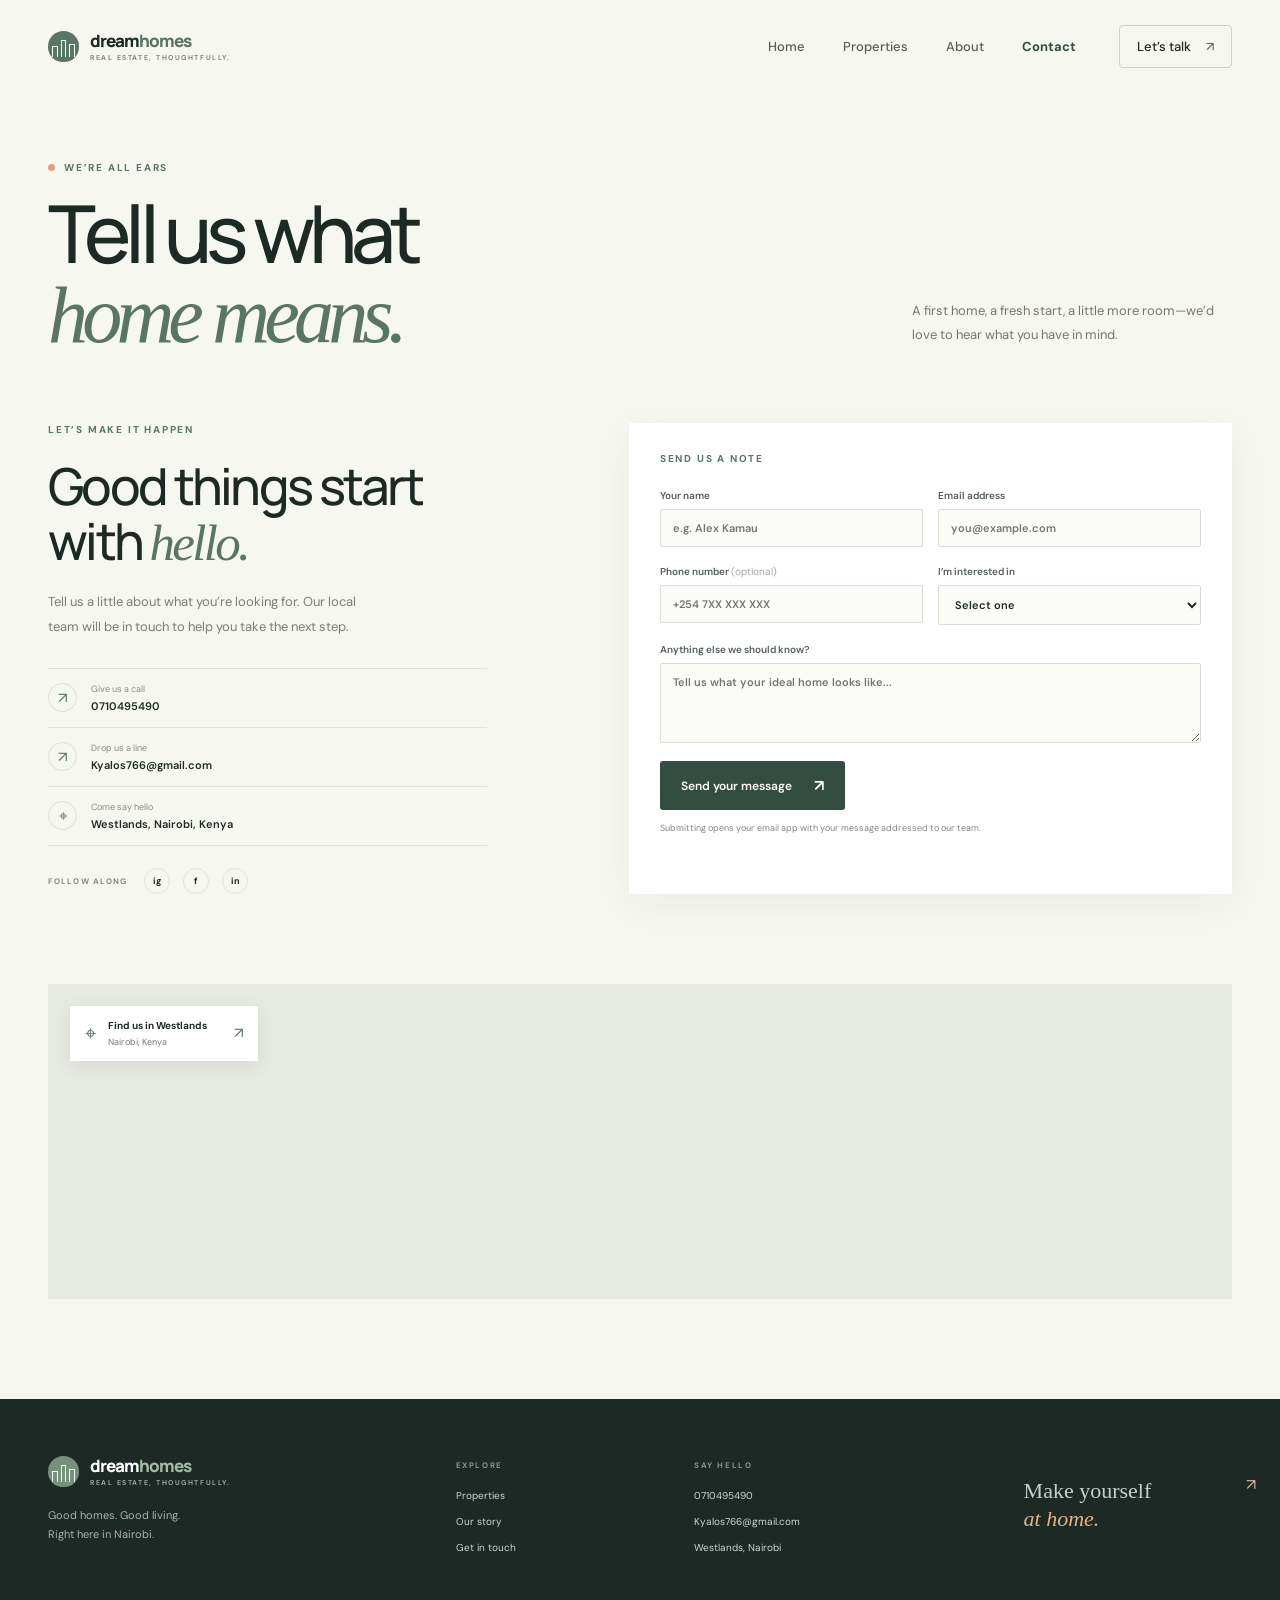
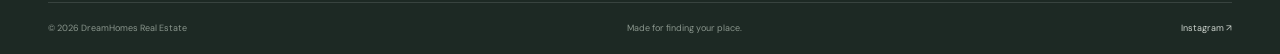
<file: contact.html>
<!doctype html>
<html lang="en">
<head>
  <meta charset="utf-8">
  <meta name="viewport" content="width=device-width, initial-scale=1">
  <meta name="theme-color" content="#f7f7f2">
  <meta name="description" content="Talk to DreamHomes Real Estate about buying, selling, or finding your next home in Nairobi.">
  <title>Contact us | DreamHomes Real Estate</title>
  <link rel="preconnect" href="https://fonts.googleapis.com">
  <link rel="preconnect" href="https://fonts.gstatic.com" crossorigin>
  <link href="https://fonts.googleapis.com/css2?family=DM+Sans:wght@400;500;600;700&family=Manrope:wght@400;500;600;700;800&display=swap" rel="stylesheet">
  <link rel="stylesheet" href="styles.css">
</head>
<body data-page="contact">
  <div id="site-header"></div>
  <main>
    <section class="page-hero contact-hero page-width">
      <div><p class="eyebrow"><span class="eyebrow-dot"></span> We’re all ears</p><h1>Tell us what<br><em>home means.</em></h1></div>
      <p class="page-hero-copy">A first home, a fresh start, a little more room—we’d love to hear what you have in mind.</p>
    </section>
    <section class="contact-section page-width">
      <div class="contact-info">
        <p class="eyebrow">Let’s make it happen</p><h2>Good things start<br>with <em>hello.</em></h2>
        <p class="body-copy">Tell us a little about what you’re looking for. Our local team will be in touch to help you take the next step.</p>
        <div class="contact-links">
          <a href="tel:0710495490"><span class="contact-symbol">↗</span><span><small>Give us a call</small><strong>0710495490</strong></span></a>
          <a href="mailto:Kyalos766@gmail.com"><span class="contact-symbol">↗</span><span><small>Drop us a line</small><strong>Kyalos766@gmail.com</strong></span></a>
          <div><span class="contact-symbol">⌖</span><span><small>Come say hello</small><strong>Westlands, Nairobi, Kenya</strong></span></div>
        </div>
        <div class="social-links"><span>FOLLOW ALONG</span><a href="https://www.instagram.com/" aria-label="Instagram">ig</a><a href="https://www.facebook.com/" aria-label="Facebook">f</a><a href="https://www.linkedin.com/" aria-label="LinkedIn">in</a></div>
      </div>
      <form class="contact-form" id="contact-form">
        <p class="eyebrow">Send us a note</p>
        <div class="form-row"><label>Your name<input name="name" type="text" placeholder="e.g. Alex Kamau" autocomplete="name" required></label><label>Email address<input name="email" type="email" placeholder="you@example.com" autocomplete="email" required></label></div>
        <div class="form-row"><label>Phone number <span class="optional">(optional)</span><input name="phone" type="tel" placeholder="+254 7XX XXX XXX" autocomplete="tel"></label><label>I’m interested in<select name="interest" required><option value="" disabled selected>Select one</option><option>Buying a home</option><option>Renting a home</option><option>Selling a property</option><option>Something else</option></select></label></div>
        <label>Anything else we should know?<textarea name="message" rows="4" placeholder="Tell us what your ideal home looks like..." required></textarea></label>
        <button class="button button-dark" type="submit">Send your message <span aria-hidden="true">↗</span></button>
        <p class="form-note" id="contact-feedback" aria-live="polite">Submitting opens your email app with your message addressed to our team.</p>
      </form>
    </section>
    <section class="map-section page-width">
      <div class="map-label"><span class="map-pin">⌖</span><span><strong>Find us in Westlands</strong><small>Nairobi, Kenya</small></span><a href="https://maps.google.com/?q=Westlands,Nairobi,Kenya" target="_blank" rel="noopener noreferrer" aria-label="Open our location in Google Maps">↗</a></div>
      <iframe title="Map showing Westlands, Nairobi" src="https://maps.google.com/maps?q=Westlands%2C%20Nairobi%2C%20Kenya&t=&z=13&ie=UTF8&iwloc=&output=embed" loading="lazy" referrerpolicy="no-referrer-when-downgrade"></iframe>
    </section>
  </main>
  <div id="site-footer"></div>
  <script src="app.js"></script>
</body>
</html>
</file>
<file: styles.css>
:root {
  --paper: #f7f7f2;
  --white: #fff;
  --ink: #1d2924;
  --muted: #727a73;
  --line: #e2e4dc;
  --green: #587565;
  --green-dark: #334d40;
  --orange: #e5a078;
  --serif: Georgia, "Times New Roman", serif;
  --sans: "DM Sans", sans-serif;
  --display: "Manrope", sans-serif;
  --width: 1240px;
}

* { box-sizing: border-box; }
html { scroll-behavior: smooth; }
body { margin: 0; background: var(--paper); color: var(--ink); font-family: var(--sans); font-size: 15px; -webkit-font-smoothing: antialiased; }
img { display: block; max-width: 100%; }
a { color: inherit; text-decoration: none; }
button, input, select, textarea { font: inherit; }
button, a, select { -webkit-tap-highlight-color: transparent; }
.page-width { width: min(var(--width), calc(100% - 96px)); margin-inline: auto; }

.site-header { height: 92px; display: flex; align-items: center; justify-content: space-between; position: relative; z-index: 5; }
.brand { display: inline-flex; gap: 11px; align-items: center; }
.brand-mark { width: 31px; height: 31px; display: inline-flex; align-items: end; gap: 3px; padding: 5px 4px; background: var(--green); border-radius: 50% 50% 48% 48%; transform: rotate(0deg); }
.brand-mark i { width: 6px; border: 1px solid #f7f7f2; border-bottom: 0; display: block; }
.brand-mark i:nth-child(1) { height: 11px; }
.brand-mark i:nth-child(2) { height: 17px; }
.brand-mark i:nth-child(3) { height: 13px; }
.brand-name { font: 800 17px/1 var(--display); letter-spacing: -1px; }
.brand-name > span { color: var(--green); }
.brand-name small { display: block; margin-top: 5px; font: 600 7px/1 var(--sans); color: var(--muted); letter-spacing: 1.55px; }
.main-nav { display: flex; align-items: center; gap: 38px; }
.main-nav > a { font-size: 13px; font-weight: 500; color: #555f58; transition: color .2s ease; }
.main-nav > a:hover, .main-nav > a[aria-current="page"] { color: var(--green-dark); }
.main-nav > a[aria-current="page"] { font-weight: 700; }
.main-nav .nav-cta { color: var(--ink); border: 1px solid #cdd2c9; padding: 12px 17px; border-radius: 4px; margin-left: 5px; }
.main-nav .nav-cta span { padding-left: 12px; color: var(--green); }
.menu-toggle { display: none; }

.hero { position: relative; height: min(660px, 67vw); min-height: 500px; background: #617264; color: white; overflow: hidden; }
.hero-image, .hero-shade { position: absolute; inset: 0; width: 100%; height: 100%; }
.hero-image { object-fit: cover; object-position: center 57%; }
.hero-shade { background: linear-gradient(90deg, rgba(20,35,29,.68) 0%, rgba(20,35,29,.35) 47%, rgba(20,35,29,.04) 100%), linear-gradient(0deg, rgba(20,35,29,.25), transparent 55%); }
.hero-content { position: relative; z-index: 1; padding-top: clamp(100px, 14vw, 174px); }
.eyebrow { margin: 0 0 21px; color: var(--green); font-size: 10px; font-weight: 700; letter-spacing: 1.8px; line-height: 1.4; text-transform: uppercase; }
.eyebrow-light { color: rgba(255,255,255,.82); display: flex; align-items: center; gap: 10px; }
.eyebrow-dot { width: 7px; height: 7px; display: inline-block; border-radius: 50%; background: var(--orange); }
h1, h2, h3, p { margin-top: 0; }
.hero h1, .page-hero h1 { font: 500 clamp(54px, 7vw, 92px)/.99 var(--display); letter-spacing: -5.8px; margin: 0; }
h1 em, h2 em, .footer-note em, .stats-note em { font-family: var(--serif); font-weight: 400; }
.hero h1 em { color: #e3b18e; }
.hero-copy { max-width: 400px; margin: 23px 0 27px; color: rgba(255,255,255,.83); font-size: 15px; line-height: 1.8; }
.button { min-height: 49px; display: inline-flex; align-items: center; justify-content: center; gap: 22px; border: 0; border-radius: 3px; padding: 0 21px; font-weight: 600; font-size: 12px; cursor: pointer; transition: background .2s ease, transform .2s ease; }
.button:hover { transform: translateY(-2px); }
.button-light { color: var(--ink); background: var(--paper); }
.button-light:hover { background: white; }
.button-dark { color: white; background: var(--green-dark); }
.button-dark:hover { background: #263d32; }
.button span { font-size: 16px; }
.hero-note { position: absolute; z-index: 1; right: 48px; bottom: 38px; font-size: 9px; letter-spacing: 1.7px; color: rgba(255,255,255,.88); display: flex; align-items: center; gap: 12px; }
.note-line { display: inline-block; width: 32px; height: 1px; background: var(--orange); }

.search-wrap { position: relative; z-index: 2; margin-top: -1px; }
.search-panel { min-height: 113px; padding: 23px 28px; display: grid; grid-template-columns: 1fr 1fr 1.15fr 1fr auto; align-items: center; gap: 17px; background: var(--white); box-shadow: 0 15px 40px rgba(29,41,36,.07); }
.search-field, .filter-panel label { min-width: 0; display: flex; flex-direction: column; gap: 9px; padding-right: 17px; border-right: 1px solid var(--line); }
.field-label { color: #858b83; font-size: 10px; font-weight: 600; letter-spacing: .8px; text-transform: uppercase; }
.search-field select, .filter-panel select { width: 100%; min-width: 0; border: 0; outline: 0; background: transparent; color: var(--ink); font-size: 13px; font-weight: 600; cursor: pointer; }
.search-button { min-width: 157px; }
.search-button > span { font-size: 22px; line-height: 0; transform: rotate(-20deg); }

.section { padding-top: 116px; padding-bottom: 112px; }
.section-heading { display: flex; justify-content: space-between; align-items: end; margin-bottom: 41px; }
.section-heading .eyebrow { margin-bottom: 16px; }
.section-heading h2, .why-copy h2, .story-copy h2, .contact-info h2, .detail-block h2, .mission-grid h2 { font: 500 clamp(35px, 4vw, 51px)/1.08 var(--display); letter-spacing: -2.7px; margin: 0; }
.section-heading h2 em, .why-copy h2 em, .story-copy h2 em, .contact-info h2 em, .detail-block h2 em, .mission-grid h2 em { color: var(--green); }
.text-link { display: inline-flex; align-items: center; gap: 20px; font-size: 12px; font-weight: 700; padding-bottom: 7px; border-bottom: 1px solid #b7c0b5; white-space: nowrap; }
.text-link span { color: var(--green); font-size: 15px; }
.property-grid { display: grid; grid-template-columns: repeat(3, minmax(0, 1fr)); gap: 24px; }
.property-card { min-width: 0; background: white; }
.property-photo { display: block; height: 255px; position: relative; overflow: hidden; background: #d7ddd4; }
.property-photo > img { width: 100%; height: 100%; object-fit: cover; transition: transform .6s cubic-bezier(.2,.7,.2,1); }
.property-card:hover .property-photo > img { transform: scale(1.045); }
.property-tag { position: absolute; left: 17px; top: 17px; background: rgba(255,255,255,.94); padding: 8px 10px; font-size: 8px; font-weight: 700; letter-spacing: 1.3px; }
.photo-arrow { width: 34px; height: 34px; position: absolute; bottom: 14px; right: 14px; display: grid; place-items: center; background: white; border-radius: 50%; font-size: 15px; }
.property-card-content { padding: 18px 19px 16px; }
.property-card-top { display: flex; align-items: center; justify-content: space-between; gap: 5px; }
.property-location { color: var(--muted); font-size: 10px; }
.property-location span { color: var(--green); font-size: 14px; padding-right: 3px; }
.property-type { color: #747d73; font-size: 9px; border: 1px solid var(--line); border-radius: 2px; padding: 5px 7px; }
.property-card h3 { margin: 13px 0 12px; font: 600 17px/1.35 var(--display); letter-spacing: -.5px; }
.property-card h3 a:hover { color: var(--green); }
.property-specs { display: flex; align-items: center; gap: 10px; color: #777e77; font-size: 10px; }
.property-specs i, .detail-facts i { width: 3px; height: 3px; border-radius: 50%; background: #c2c8c0; }
.property-card-bottom { display: flex; justify-content: space-between; align-items: center; border-top: 1px solid #edf0ea; margin-top: 16px; padding-top: 14px; }
.property-card-bottom strong { font: 700 14px var(--display); }
.property-card-bottom a { color: var(--green-dark); font-size: 10px; font-weight: 700; }
.property-card-bottom a span { font-size: 13px; margin-left: 5px; }

.why-section { background: #eeefe8; padding: 85px 0 90px; }
.why-layout { display: grid; grid-template-columns: 1fr .95fr; align-items: center; gap: 10%; }
.why-image-wrap { position: relative; padding: 0 0 31px 31px; }
.why-image-wrap::before { content: ""; position: absolute; top: -20px; left: 0; width: 64%; height: 71%; border: 1px solid #bdc9bd; }
.why-image-wrap img { position: relative; width: 100%; height: 465px; object-fit: cover; }
.image-caption { position: absolute; bottom: 0; right: 0; padding: 16px 21px; color: var(--ink); background: white; font-size: 10px; }
.image-caption span { color: var(--green); font-weight: 700; margin-right: 16px; }
.why-copy { padding: 15px 0; }
.why-copy .eyebrow { display: flex; align-items: center; gap: 9px; }
.why-copy h2 { font-size: clamp(38px, 4.5vw, 57px); }
.body-copy { color: #777f78; font-size: 13px; line-height: 1.9; }
.why-copy > .body-copy { max-width: 390px; margin: 22px 0 27px; }
.value-list { border-top: 1px solid #d5dbd2; margin-bottom: 25px; }
.value-item { display: grid; grid-template-columns: 31px 1fr 18px; gap: 12px; padding: 14px 0; border-bottom: 1px solid #d5dbd2; align-items: start; }
.value-number { color: var(--green); font: 500 11px var(--display); padding-top: 3px; }
.value-item h3 { margin: 0 0 4px; font: 700 12px var(--display); }
.value-item p { margin: 0; color: #777f78; font-size: 11px; line-height: 1.6; }
.value-arrow { color: #89978d; font-size: 15px; }

.testimonial-section { max-width: 780px; text-align: center; padding-top: 105px; padding-bottom: 106px; }
.testimonial-mark { height: 43px; color: #b7c5b7; font: 76px/.95 var(--serif); }
.testimonial-section .eyebrow { margin: 13px 0 20px; }
.testimonial-section blockquote, .about-quote blockquote { margin: 0 auto 26px; font: 400 clamp(24px, 3.2vw, 37px)/1.38 var(--serif); letter-spacing: -.55px; }
.testimonial-person { display: inline-flex; align-items: center; gap: 11px; text-align: left; }
.avatar { width: 36px; height: 36px; display: grid; place-items: center; color: white; background: var(--green); border-radius: 50%; font-size: 9px; font-weight: 700; }
.testimonial-person strong, .testimonial-person small { display: block; }
.testimonial-person strong { font-size: 11px; }
.testimonial-person small { margin-top: 4px; color: var(--muted); font-size: 10px; }
.testimonial-pagination { display: flex; justify-content: center; gap: 6px; margin-top: 30px; }
.testimonial-pagination span { width: 5px; height: 5px; border-radius: 50%; background: #d6dbd3; }
.testimonial-pagination .pagination-active { width: 19px; border-radius: 5px; background: var(--green); }

.cta-band { min-height: 285px; position: relative; overflow: hidden; display: flex; justify-content: space-between; align-items: center; padding: 46px 8%; background: var(--green-dark); color: white; margin-bottom: 88px; }
.cta-band > div, .cta-band > a { position: relative; z-index: 1; }
.cta-band .eyebrow { margin-bottom: 16px; }
.cta-band h2 { font: 500 clamp(36px, 4.4vw, 55px)/1.07 var(--display); letter-spacing: -2.7px; margin: 0; }
.cta-band h2 em { color: #e5b28e; }
.cta-orb { position: absolute; width: 350px; height: 350px; right: 16%; top: -139px; border: 1px solid rgba(255,255,255,.13); border-radius: 50%; }
.cta-orb::before, .cta-orb::after { content: ""; position: absolute; border: 1px solid rgba(255,255,255,.13); border-radius: 50%; }
.cta-orb::before { inset: 24px; }
.cta-orb::after { inset: 49px; }

.site-footer { color: white; background: #1d2924; }
.footer-main { display: grid; grid-template-columns: 1.45fr .8fr 1.15fr .8fr; gap: 30px; padding-top: 57px; padding-bottom: 48px; }
.brand-light .brand-mark { background: #768f7e; }
.brand-light .brand-name { color: white; }
.brand-light .brand-name > span { color: #a4baa8; }
.brand-light .brand-name small { color: #a9b3aa; }
.footer-brand > p { color: #aab3ab; font-size: 11px; line-height: 1.8; margin: 19px 0 0; }
.footer-column { display: flex; flex-direction: column; align-items: flex-start; gap: 13px; padding-top: 4px; }
.footer-label { color: #89988d; font-size: 8px; font-weight: 700; letter-spacing: 1.6px; margin-bottom: 6px; }
.footer-column a, .footer-column > span:not(.footer-label) { color: #d1d6d1; font-size: 10px; }
.footer-column a:hover { color: white; }
.footer-note { color: #c7d0c8; font: 400 22px/1.25 var(--serif); align-self: center; position: relative; }
.footer-note em { color: #e5b28e; }
.footer-note span { position: absolute; color: #e5b28e; font: 16px var(--sans); right: -24px; top: -3px; }
.footer-bottom { min-height: 52px; border-top: 1px solid rgba(255,255,255,.12); display: flex; justify-content: space-between; align-items: center; color: #89958c; font-size: 9px; }
.footer-bottom a { color: #cdd4ce; }

.page-hero { min-height: 323px; display: flex; align-items: end; justify-content: space-between; gap: 35px; padding-top: 50px; padding-bottom: 57px; }
.page-hero .eyebrow { display: flex; align-items: center; gap: 9px; margin-bottom: 18px; }
.page-hero h1 { font-size: clamp(54px, 6.5vw, 80px); }
.page-hero h1 em { color: var(--green); }
.page-hero-copy { max-width: 320px; margin: 0 0 7px; color: #707971; font-size: 13px; line-height: 1.9; }
.listing-section { padding-top: 3px; padding-bottom: 115px; }
.filter-panel { display: grid; grid-template-columns: repeat(6, minmax(0, 1fr)); gap: 0; padding: 17px 20px; border: 1px solid var(--line); background: #fbfbf8; }
.filter-panel label { padding: 8px 17px; }
.filter-panel label:last-child { border-right: 0; }
.filter-panel select { font-size: 11px; }
.results-heading { display: flex; justify-content: space-between; align-items: center; margin: 31px 0 18px; }
.results-heading p { margin: 0; font: 700 12px var(--display); }
.clear-filters { border: 0; background: transparent; color: #788078; font-size: 10px; cursor: pointer; }
.clear-filters span { font-size: 15px; vertical-align: -1px; margin-left: 4px; }
.listing-section .property-grid { row-gap: 28px; }
.empty-state { padding: 90px 20px; text-align: center; }
.empty-state > span { color: var(--green); font-size: 34px; }
.empty-state h2 { margin: 13px 0 8px; font: 500 28px var(--display); }
.empty-state p { color: var(--muted); font-size: 12px; }

.detail-top { padding-top: 33px; }
.back-link { color: #788078; font-size: 11px; }
.back-link:hover { color: var(--green-dark); }
.detail-heading { display: flex; justify-content: space-between; align-items: end; padding: 35px 0 27px; }
.detail-heading .eyebrow { margin-bottom: 12px; display: flex; align-items: center; gap: 8px; }
.detail-heading h1 { font: 500 clamp(35px, 4.5vw, 55px)/1.1 var(--display); letter-spacing: -2.6px; margin: 0; }
.detail-price { text-align: right; padding-bottom: 4px; }
.detail-price span, .detail-price strong { display: block; }
.detail-price span { color: var(--muted); font-size: 10px; margin-bottom: 5px; }
.detail-price strong { font: 700 22px var(--display); }
.detail-gallery { height: 450px; display: grid; grid-template-columns: 1.65fr 1fr; gap: 12px; position: relative; }
.detail-gallery img { width: 100%; height: 100%; object-fit: cover; }
.gallery-main { min-width: 0; }
.gallery-side { min-width: 0; position: relative; display: grid; grid-template-rows: 1fr 1fr; gap: 12px; }
.gallery-count { position: absolute; bottom: 14px; right: 14px; background: white; padding: 8px 11px; font-size: 9px; font-weight: 700; }
.detail-layout { display: grid; grid-template-columns: minmax(0, 1.5fr) minmax(285px, .75fr); gap: 9%; padding-top: 55px; padding-bottom: 55px; align-items: start; }
.detail-facts { display: flex; align-items: center; gap: 17px; padding-bottom: 25px; border-bottom: 1px solid var(--line); color: #747c74; font-size: 11px; }
.detail-facts strong { color: var(--ink); font-size: 16px; margin-right: 4px; }
.detail-facts i { flex: 0 0 3px; }
.detail-block { padding: 37px 0 32px; border-bottom: 1px solid var(--line); }
.detail-block .eyebrow { margin-bottom: 13px; }
.detail-block h2 { font-size: 33px; margin-bottom: 18px; }
.detail-block .body-copy { max-width: 650px; margin-bottom: 12px; }
.amenity-list { list-style: none; display: grid; grid-template-columns: 1fr 1fr; gap: 15px 20px; padding: 0; margin: 23px 0 0; }
.amenity-list li { font-size: 11px; }
.amenity-list li span { color: var(--green); margin-right: 9px; }
.location-block iframe { width: 100%; height: 235px; border: 0; margin-top: 10px; filter: saturate(.75); }
.inquiry-card { position: sticky; top: 20px; padding: 27px; background: #eeefe8; }
.inquiry-card > .eyebrow { margin-bottom: 12px; }
.inquiry-card > h2 { margin: 0 0 22px; font: 500 34px/1.08 var(--display); letter-spacing: -1.7px; }
.inquiry-card > h2 em { color: var(--green); font-family: var(--serif); font-weight: 400; }
.agent-profile { display: flex; align-items: center; gap: 11px; border-top: 1px solid #d7dbd3; padding-top: 17px; }
.agent-profile img { width: 40px; height: 40px; border-radius: 50%; object-fit: cover; }
.agent-profile strong, .agent-profile span { display: block; }
.agent-profile strong { font-size: 11px; }
.agent-profile span { color: var(--muted); font-size: 9px; margin-top: 4px; }
.agent-phone { display: block; color: var(--green-dark); font-size: 10px; font-weight: 700; margin: 13px 0 20px; }
.inquiry-card label, .contact-form label { display: block; color: #555f58; font-size: 10px; font-weight: 600; margin-bottom: 14px; }
.inquiry-card input, .inquiry-card textarea, .contact-form input, .contact-form select, .contact-form textarea { width: 100%; display: block; margin-top: 7px; border: 1px solid #d9ddd5; background: rgba(255,255,255,.74); border-radius: 2px; padding: 11px 12px; outline: 0; resize: vertical; color: var(--ink); font-size: 11px; }
.inquiry-card input:focus, .inquiry-card textarea:focus, .contact-form input:focus, .contact-form select:focus, .contact-form textarea:focus { border-color: var(--green); }
.inquiry-card .button { width: 100%; min-height: 45px; font-size: 10px; justify-content: space-between; }
.form-note { margin: 11px 0 0; text-align: center; color: #818981; font-size: 9px; line-height: 1.6; }
.detail-related { padding-top: 36px; padding-bottom: 110px; }
.detail-related .section-heading h2 { font-size: 39px; }

.about-story { display: grid; grid-template-columns: 1.15fr .8fr; gap: 12%; align-items: center; padding-top: 25px; padding-bottom: 115px; }
.story-image { position: relative; }
.story-image::before { content: ""; position: absolute; z-index: -1; top: -18px; left: -18px; right: 35px; bottom: 25px; border: 1px solid #bdc9bd; }
.story-image img { width: 100%; height: 410px; object-fit: cover; }
.story-copy .eyebrow { margin-bottom: 15px; }
.story-copy h2 { margin-bottom: 20px; }
.story-copy .body-copy { margin-bottom: 14px; }
.story-copy .text-link { margin-top: 10px; }
.mission-section { background: #eeefe8; padding: 75px 0; }
.mission-grid { display: grid; grid-template-columns: 1fr 1fr; gap: 13%; }
.mission-grid article { position: relative; padding-left: 48px; }
.mission-icon { position: absolute; left: 0; top: 0; color: var(--green); font-size: 25px; }
.mission-grid .eyebrow { margin: 7px 0 15px; }
.mission-grid h2 { font-size: 35px; margin-bottom: 15px; }
.mission-grid article > p:last-child { max-width: 360px; color: #777f78; font-size: 12px; line-height: 1.8; }
.team-section { padding-top: 106px; padding-bottom: 105px; }
.section-side-copy { max-width: 270px; margin: 0 0 4px; color: #788078; font-size: 12px; line-height: 1.8; }
.team-grid { display: grid; grid-template-columns: repeat(3,1fr); gap: 24px; }
.team-card > img { width: 100%; height: 290px; object-fit: cover; object-position: center 30%; filter: saturate(.83); }
.team-card > div { display: flex; justify-content: space-between; align-items: center; padding: 14px 0; border-bottom: 1px solid var(--line); }
.team-card h3 { margin: 0 0 5px; font: 700 13px var(--display); }
.team-card p { margin: 0; color: var(--muted); font-size: 10px; }
.team-card > div > a { width: 30px; height: 30px; border: 1px solid var(--line); display: grid; place-items: center; border-radius: 50%; color: var(--green); }
.stats-band { padding: 47px 0; background: var(--green-dark); color: white; }
.stats-grid { display: grid; grid-template-columns: repeat(4,1fr); align-items: center; }
.stats-grid strong { font: 500 44px var(--display); letter-spacing: -2px; }
.stats-grid strong span { color: #e5b28e; font-size: 30px; }
.stats-grid p { margin: 4px 0 0; color: #c2cdc4; font-size: 10px; }
.stats-note { justify-self: end; font: 400 17px/1.4 var(--serif); color: #e0e5df; }
.stats-note em { color: #e5b28e; }
.about-quote { max-width: 790px; text-align: center; padding-top: 93px; padding-bottom: 100px; }
.about-quote .eyebrow { margin-bottom: 18px; }
.about-quote blockquote { font-size: clamp(23px, 3vw, 34px); }

.contact-hero { min-height: 320px; }
.contact-section { display: grid; grid-template-columns: .8fr 1.1fr; gap: 12%; padding-top: 11px; padding-bottom: 90px; }
.contact-info h2 { margin-bottom: 19px; }
.contact-info > .body-copy { max-width: 340px; margin-bottom: 28px; }
.contact-links { border-top: 1px solid var(--line); }
.contact-links > a, .contact-links > div { display: flex; gap: 14px; align-items: center; border-bottom: 1px solid var(--line); padding: 14px 0; }
.contact-symbol { width: 29px; height: 29px; display: grid; place-items: center; border-radius: 50%; color: var(--green); border: 1px solid #d9dfd7; }
.contact-links small, .contact-links strong { display: block; }
.contact-links small { color: #858c85; font-size: 9px; margin-bottom: 4px; }
.contact-links strong { font-size: 11px; font-weight: 600; }
.social-links { display: flex; align-items: center; gap: 13px; margin-top: 22px; }
.social-links > span { font-size: 8px; font-weight: 700; letter-spacing: 1.1px; color: #808981; margin-right: 4px; }
.social-links > a { width: 26px; height: 26px; display: grid; place-items: center; border: 1px solid var(--line); border-radius: 50%; font-size: 9px; font-weight: 700; }
.contact-form { padding: 29px 31px; background: white; box-shadow: 0 10px 35px rgba(29,41,36,.05); }
.contact-form > .eyebrow { margin-bottom: 23px; }
.form-row { display: grid; grid-template-columns: 1fr 1fr; gap: 15px; }
.contact-form label { margin-bottom: 18px; }
.contact-form input, .contact-form select, .contact-form textarea { background: #fbfbf8; }
.contact-form .optional { color: #a0a59e; font-weight: 400; }
.contact-form .button { min-width: 175px; justify-content: space-between; }
.contact-form .form-note { text-align: left; }
.map-section { height: 315px; position: relative; margin-bottom: 100px; overflow: hidden; background: #e8ebe4; }
.map-section iframe { width: 100%; height: 100%; border: 0; filter: saturate(.65); }
.map-label { position: absolute; z-index: 1; left: 22px; top: 22px; display: flex; align-items: center; gap: 12px; padding: 13px 15px; background: white; box-shadow: 0 5px 20px rgba(29,41,36,.1); }
.map-pin { color: var(--green); font-size: 20px; }
.map-label strong, .map-label small { display: block; }
.map-label strong { font-size: 10px; }
.map-label small { color: var(--muted); margin-top: 4px; font-size: 9px; }
.map-label > a { color: var(--green); padding-left: 15px; }

@media (max-width: 900px) {
  .page-width { width: min(var(--width), calc(100% - 56px)); }
  .main-nav { gap: 23px; }
  .search-panel { grid-template-columns: 1fr 1fr; gap: 17px; }
  .search-field:nth-child(2) { border-right: 0; }
  .search-field:nth-child(3) { border-right: 1px solid var(--line); }
  .property-grid { gap: 17px; }
  .property-photo { height: 215px; }
  .property-card-content { padding: 15px 13px; }
  .property-card h3 { font-size: 15px; }
  .why-layout { gap: 7%; }
  .why-image-wrap img { height: 425px; }
  .filter-panel { grid-template-columns: repeat(3, 1fr); row-gap: 13px; }
  .filter-panel label:nth-child(3) { border-right: 0; }
  .filter-panel label:nth-child(4), .filter-panel label:nth-child(5) { border-top: 1px solid var(--line); padding-top: 15px; }
  .detail-layout { gap: 5%; }
  .detail-gallery { height: 370px; }
  .about-story { gap: 8%; }
  .team-card > img { height: 240px; }
  .contact-section { gap: 7%; }
  .footer-main { grid-template-columns: 1.25fr .8fr 1.1fr .7fr; gap: 17px; }
}
@media (max-width: 640px) {
  .page-width { width: calc(100% - 40px); }
  .site-header { height: 76px; }
  .brand-mark { width: 29px; height: 29px; }
  .menu-toggle { width: 40px; height: 40px; display: flex; flex-direction: column; justify-content: center; align-items: center; gap: 5px; border: 1px solid var(--line); background: transparent; border-radius: 50%; cursor: pointer; }
  .menu-toggle span { display: block; width: 15px; height: 1px; background: var(--ink); transition: transform .2s ease; }
  .menu-toggle[aria-expanded="true"] span:first-child { transform: translateY(3px) rotate(45deg); }
  .menu-toggle[aria-expanded="true"] span:last-child { transform: translateY(-3px) rotate(-45deg); }
  .main-nav { position: absolute; top: 66px; left: -20px; right: -20px; display: none; flex-direction: column; align-items: stretch; gap: 0; padding: 10px 20px 20px; background: var(--paper); border-bottom: 1px solid var(--line); box-shadow: 0 15px 20px rgba(29,41,36,.07); }
  .main-nav.nav-open { display: flex; }
  .main-nav > a { padding: 13px 0; border-bottom: 1px solid var(--line); }
  .main-nav .nav-cta { margin: 13px 0 0; padding: 13px; text-align: center; border: 1px solid #cdd2c9; }
  .hero { height: 610px; min-height: 0; }
  .hero-image { object-position: 58% center; }
  .hero-shade { background: linear-gradient(90deg, rgba(20,35,29,.65), rgba(20,35,29,.14)), linear-gradient(0deg, rgba(20,35,29,.38), transparent 60%); }
  .hero-content { padding-top: 125px; }
  .hero h1 { font-size: clamp(57px, 14vw, 75px); letter-spacing: -4px; }
  .hero-copy { max-width: 295px; font-size: 13px; }
  .hero-note { right: 20px; bottom: 23px; font-size: 8px; }
  .search-wrap { margin-top: -32px; }
  .search-panel { grid-template-columns: repeat(2, minmax(0, 1fr)); padding: 20px; gap: 16px 10px; }
  .search-field { padding-right: 9px; }
  .search-field select { font-size: 11px; }
  .search-field:nth-child(2) { border-right: 0; padding-left: 5px; }
  .search-field:nth-child(3) { grid-column: auto; border-right: 1px solid var(--line); padding-top: 0; }
  .search-field:nth-child(4) { border-right: 0; padding-left: 5px; }
  .search-button { grid-column: 1 / -1; width: 100%; }
  .section { padding-top: 78px; padding-bottom: 75px; }
  .section-heading { align-items: start; gap: 18px; margin-bottom: 25px; }
  .section-heading h2, .why-copy h2, .story-copy h2, .contact-info h2 { font-size: 37px; letter-spacing: -2px; }
  .section-heading > .text-link { align-self: end; gap: 8px; font-size: 10px; }
  .property-grid { grid-template-columns: 1fr; gap: 20px; }
  .property-photo { height: 255px; }
  .property-card-content { padding: 17px; }
  .property-card h3 { font-size: 17px; }
  .why-section { padding: 60px 0 68px; }
  .why-layout { grid-template-columns: 1fr; gap: 37px; }
  .why-image-wrap { padding: 0 0 23px 17px; }
  .why-image-wrap::before { top: -10px; width: 70%; }
  .why-image-wrap img { height: 320px; }
  .image-caption { padding: 12px; font-size: 9px; }
  .why-copy { padding: 0; }
  .testimonial-section { padding-top: 78px; padding-bottom: 78px; }
  .testimonial-section blockquote { font-size: 27px; }
  .cta-band { min-height: 300px; margin-bottom: 65px; padding: 35px 26px; display: block; }
  .cta-band h2 { font-size: 42px; }
  .cta-band > a { margin-top: 23px; }
  .cta-orb { width: 230px; height: 230px; right: -81px; top: -35px; }
  .footer-main { grid-template-columns: 1fr 1fr; gap: 32px 20px; padding-top: 42px; padding-bottom: 35px; }
  .footer-brand { grid-column: 1 / -1; }
  .footer-note { justify-self: start; align-self: start; }
  .footer-bottom { min-height: 66px; flex-wrap: wrap; gap: 8px 15px; padding-top: 13px; padding-bottom: 13px; font-size: 8px; }
  .footer-bottom > span:nth-child(2) { display: none; }

  .page-hero { min-height: auto; display: block; padding-top: 58px; padding-bottom: 40px; }
  .page-hero h1 { font-size: 57px; letter-spacing: -4px; }
  .page-hero-copy { max-width: 315px; margin-top: 22px; font-size: 12px; }
  .listing-section { padding-bottom: 80px; }
  .filter-panel { grid-template-columns: 1fr 1fr; padding: 11px; gap: 0; }
  .filter-panel label { padding: 12px 9px; }
  .filter-panel label:nth-child(2), .filter-panel label:nth-child(4) { border-right: 0; }
  .filter-panel label:nth-child(3) { border-right: 1px solid var(--line); }
  .filter-panel label:nth-child(3), .filter-panel label:nth-child(4), .filter-panel label:nth-child(5) { border-top: 1px solid var(--line); }
  .filter-panel label:nth-child(5) { grid-column: 1 / -1; }
  .filter-panel select { font-size: 10px; }
  .results-heading { margin-top: 23px; }
  .detail-top { padding-top: 20px; }
  .detail-heading { align-items: start; padding: 26px 0 20px; }
  .detail-heading h1 { font-size: 34px; letter-spacing: -1.6px; max-width: 230px; }
  .detail-price { padding-top: 21px; }
  .detail-price strong { font-size: 15px; white-space: nowrap; }
  .detail-gallery { height: 290px; grid-template-columns: 1fr; }
  .gallery-main { height: 100%; }
  .gallery-side { display: none; }
  .detail-layout { grid-template-columns: 1fr; gap: 30px; padding-top: 34px; }
  .detail-facts { gap: 9px; justify-content: space-between; font-size: 9px; }
  .detail-facts strong { font-size: 13px; }
  .detail-block { padding: 30px 0 25px; }
  .detail-block h2 { font-size: 29px; }
  .amenity-list { gap: 13px 7px; }
  .amenity-list li { font-size: 10px; }
  .location-block iframe { height: 210px; }
  .inquiry-card { position: static; padding: 23px; }
  .detail-related { padding-top: 12px; padding-bottom: 75px; }
  .detail-related .section-heading h2 { font-size: 30px; }

  .about-story { grid-template-columns: 1fr; gap: 40px; padding-top: 10px; padding-bottom: 75px; }
  .story-image { margin-left: 13px; }
  .story-image img { height: 300px; }
  .mission-section { padding: 50px 0; }
  .mission-grid { grid-template-columns: 1fr; gap: 33px; }
  .mission-grid article { padding-left: 39px; }
  .mission-grid h2 { font-size: 31px; }
  .team-section { padding-top: 77px; padding-bottom: 70px; }
  .team-section .section-heading { display: block; }
  .section-side-copy { margin-top: 16px; }
  .team-grid { grid-template-columns: 1fr; gap: 25px; }
  .team-card > img { height: 330px; }
  .stats-band { padding: 36px 0; }
  .stats-grid { grid-template-columns: 1fr 1fr; gap: 25px 10px; }
  .stats-grid strong { font-size: 37px; }
  .stats-note { justify-self: start; font-size: 15px; }
  .about-quote { padding-top: 75px; padding-bottom: 75px; }
  .about-quote blockquote { font-size: 26px; }

  .contact-section { grid-template-columns: 1fr; gap: 38px; padding-top: 0; padding-bottom: 62px; }
  .contact-form { padding: 23px 18px; }
  .form-row { gap: 10px; }
  .contact-form label { font-size: 9px; }
  .contact-form input, .contact-form select, .contact-form textarea { padding: 10px 9px; font-size: 10px; }
  .map-section { height: 265px; margin-bottom: 68px; }
}

@media (prefers-reduced-motion: reduce) {
  *, *::before, *::after { scroll-behavior: auto !important; transition-duration: .01ms !important; }
}
</file>
